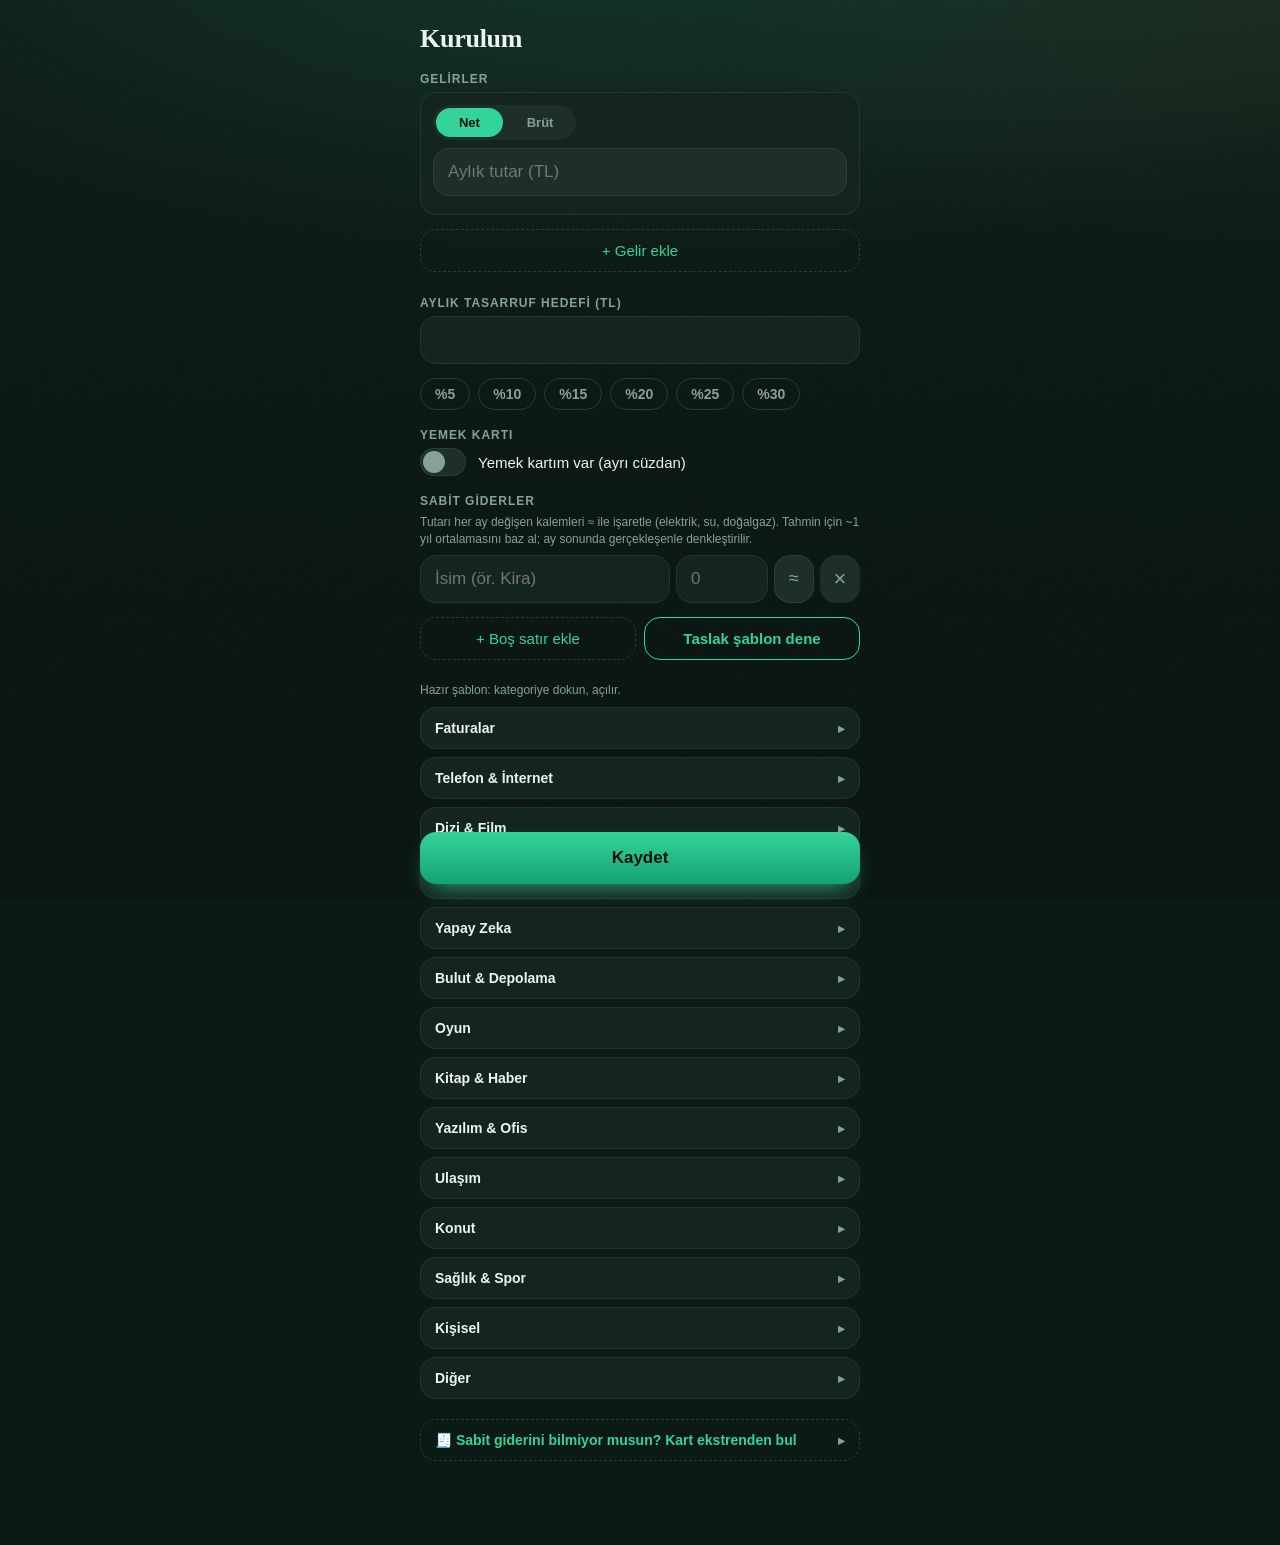
<file: index.html>
<!DOCTYPE html>
<html lang="tr">
<head>
  <meta charset="UTF-8">
  <meta name="viewport" content="width=device-width, initial-scale=1.0, viewport-fit=cover, maximum-scale=1.0, user-scalable=no">
  <title>Günlük Harcama</title>
  <meta name="description" content="Bugün ne kadar harcayabilirim?">
  <link rel="manifest" href="manifest.webmanifest">
  <meta name="theme-color" content="#0c1a15">
  <link rel="preload" href="fonts/fraunces.woff2" as="font" type="font/woff2" crossorigin>
  <!-- iOS standalone -->
  <meta name="apple-mobile-web-app-capable" content="yes">
  <meta name="apple-mobile-web-app-status-bar-style" content="black-translucent">
  <meta name="apple-mobile-web-app-title" content="Harcama">
  <link rel="apple-touch-icon" href="icons/icon-192.png">
  <link rel="stylesheet" href="css/styles.css">
</head>
<body>
  <main id="app">
    <p class="loading">Yükleniyor…</p>
  </main>

  <script src="js/payroll.js"></script>
  <script src="js/budget.js"></script>
  <script src="js/db.js"></script>
  <script src="js/subscriptions.js"></script>
  <script src="js/banks.js"></script>
  <script src="js/stats.js"></script>
  <script src="js/streak.js"></script>
  <script src="js/savings.js"></script>
  <script src="js/app.js"></script>
  <script>
    if ('serviceWorker' in navigator) {
      window.addEventListener('load', () => {
        navigator.serviceWorker.register('service-worker.js')
          .catch(err => console.error('SW kaydı başarısız:', err));
      });
    }
  </script>
</body>
</html>
</file>
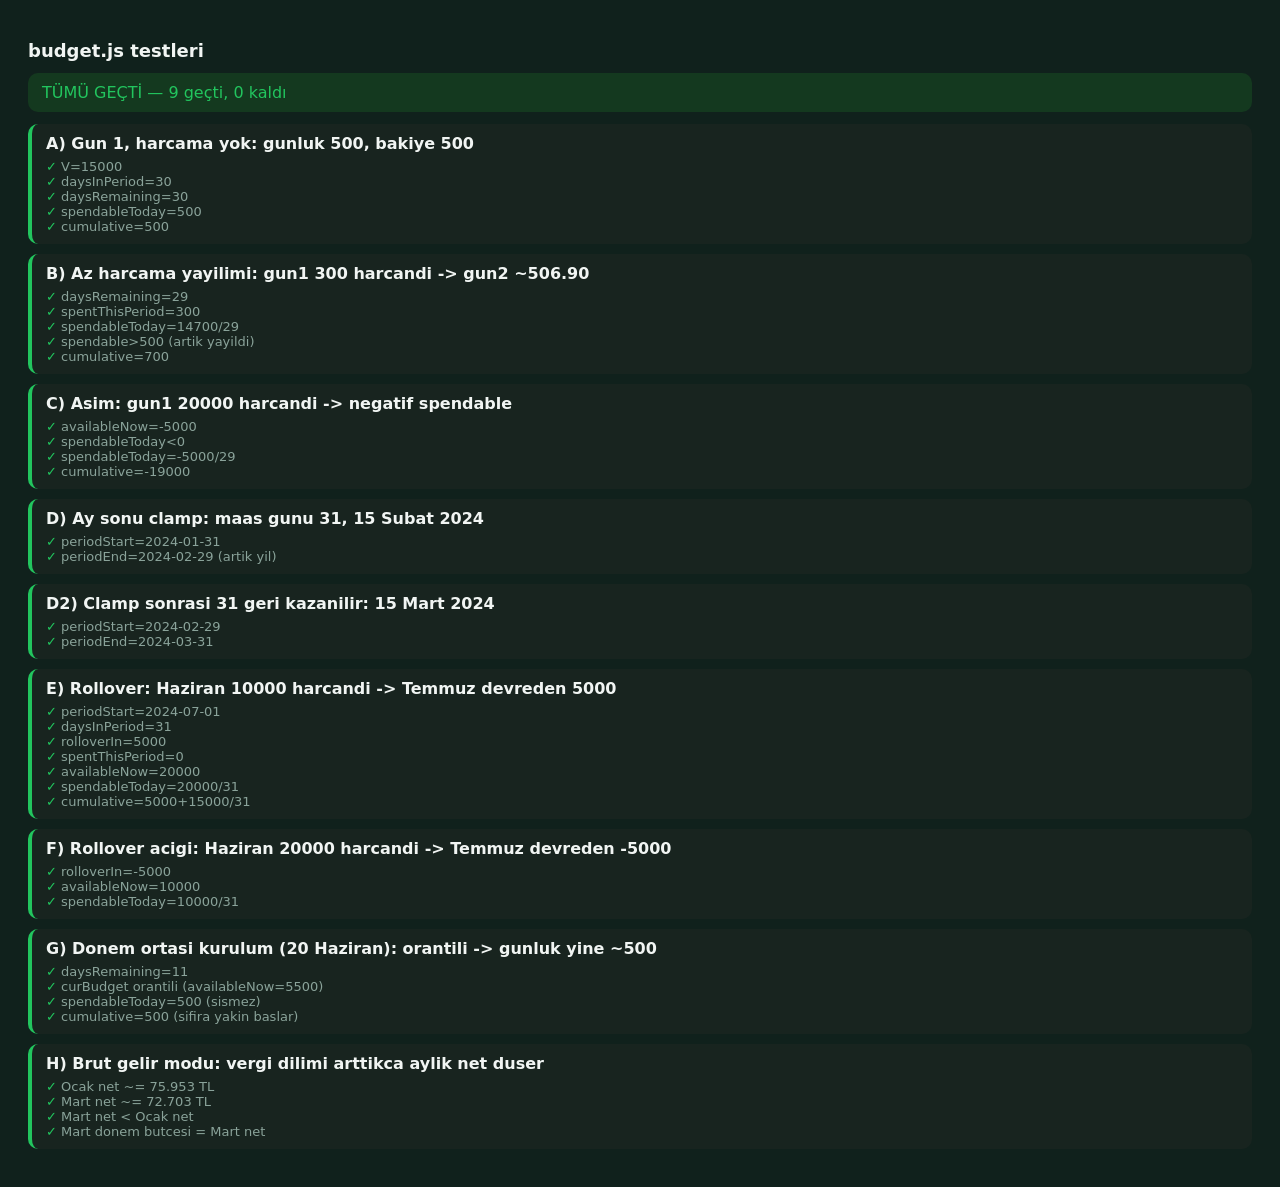
<file: test/budget.test.html>
<!DOCTYPE html>
<html lang="tr">
<head>
  <meta charset="UTF-8">
  <meta name="viewport" content="width=device-width, initial-scale=1.0">
  <title>budget.js testleri</title>
  <style>
    body { font-family: -apple-system, system-ui, sans-serif; background:#10211c; color:#f1f5f3; padding:20px; }
    h1 { font-size:18px; }
    .summary { font-size:16px; margin:12px 0; padding:10px 14px; border-radius:10px; }
    .summary.ok { background:#14391f; color:#22c55e; }
    .summary.bad { background:#3a1414; color:#ef4444; }
    .test { margin:10px 0; padding:10px 14px; border-radius:10px; background:#18241f; }
    .test.ok { border-left:4px solid #22c55e; }
    .test.bad { border-left:4px solid #ef4444; }
    .name { font-weight:600; margin-bottom:6px; }
    .check { font-size:13px; color:#8aa39a; }
    .check.pass::before { content:'✓ '; color:#22c55e; }
    .check.failx::before { content:'✗ '; color:#ef4444; }
  </style>
</head>
<body>
  <h1>budget.js testleri</h1>
  <div id="out"></div>

  <script src="../js/payroll.js"></script>
  <script src="../js/budget.js"></script>
  <script src="budget.tests.js"></script>
  <script>
    const { pass, fail, results } = BudgetTests.runAll(Budget);
    const out = document.getElementById('out');
    const sum = document.createElement('div');
    sum.className = 'summary ' + (fail === 0 ? 'ok' : 'bad');
    sum.textContent = (fail === 0 ? 'TÜMÜ GEÇTİ' : 'BAŞARISIZ') + ` — ${pass} geçti, ${fail} kaldı`;
    out.appendChild(sum);
    for (const r of results) {
      const d = document.createElement('div');
      d.className = 'test ' + (r.ok ? 'ok' : 'bad');
      let html = `<div class="name">${r.name}</div>`;
      for (const [label, ok] of r.checks) {
        html += `<div class="check ${ok ? 'pass' : 'failx'}">${label}</div>`;
      }
      d.innerHTML = html;
      out.appendChild(d);
    }
  </script>
</body>
</html>
</file>
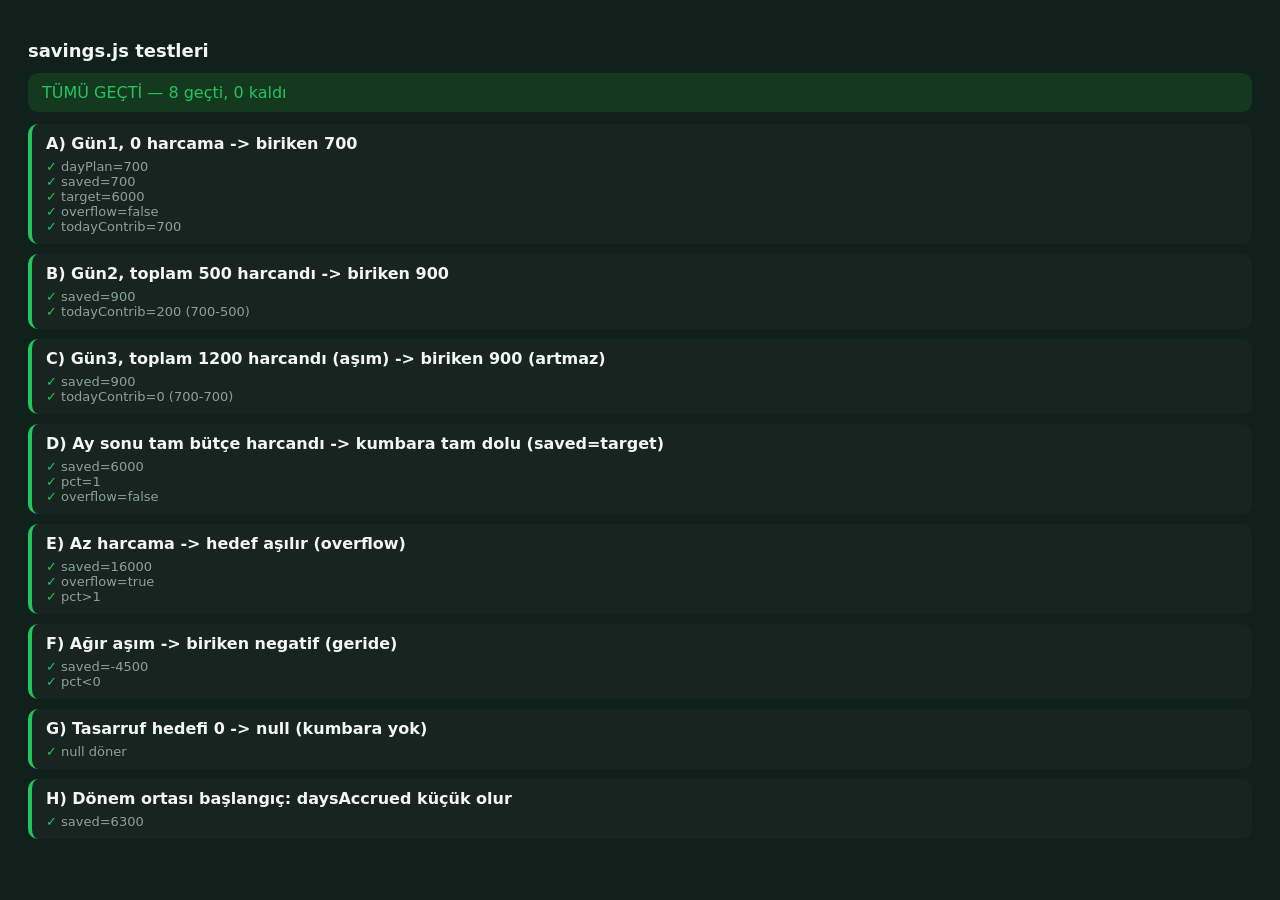
<file: test/savings.test.html>
<!DOCTYPE html>
<html lang="tr">
<head>
  <meta charset="UTF-8">
  <meta name="viewport" content="width=device-width, initial-scale=1.0">
  <title>savings.js testleri</title>
  <style>
    body { font-family: -apple-system, system-ui, sans-serif; background:#10211c; color:#f1f5f3; padding:20px; }
    h1 { font-size:18px; }
    .summary { font-size:16px; margin:12px 0; padding:10px 14px; border-radius:10px; }
    .summary.ok { background:#14391f; color:#22c55e; }
    .summary.bad { background:#3a1414; color:#ef4444; }
    .test { margin:10px 0; padding:10px 14px; border-radius:10px; background:#18241f; }
    .test.ok { border-left:4px solid #22c55e; }
    .test.bad { border-left:4px solid #ef4444; }
    .name { font-weight:600; margin-bottom:6px; }
    .check { font-size:13px; color:#8aa39a; }
    .check.pass::before { content:'✓ '; color:#22c55e; }
    .check.failx::before { content:'✗ '; color:#ef4444; }
  </style>
</head>
<body>
  <h1>savings.js testleri</h1>
  <div id="out"></div>

  <script src="../js/savings.js"></script>
  <script src="savings.tests.js"></script>
  <script>
    const { pass, fail, results } = SavingsTests.runAll(Savings);
    const out = document.getElementById('out');
    const sum = document.createElement('div');
    sum.className = 'summary ' + (fail === 0 ? 'ok' : 'bad');
    sum.textContent = (fail === 0 ? 'TÜMÜ GEÇTİ' : 'BAŞARISIZ') + ` — ${pass} geçti, ${fail} kaldı`;
    out.appendChild(sum);
    for (const r of results) {
      const d = document.createElement('div');
      d.className = 'test ' + (r.ok ? 'ok' : 'bad');
      let html = `<div class="name">${r.name}</div>`;
      for (const [label, ok] of r.checks) {
        html += `<div class="check ${ok ? 'pass' : 'failx'}">${label}</div>`;
      }
      d.innerHTML = html;
      out.appendChild(d);
    }
  </script>
</body>
</html>
</file>
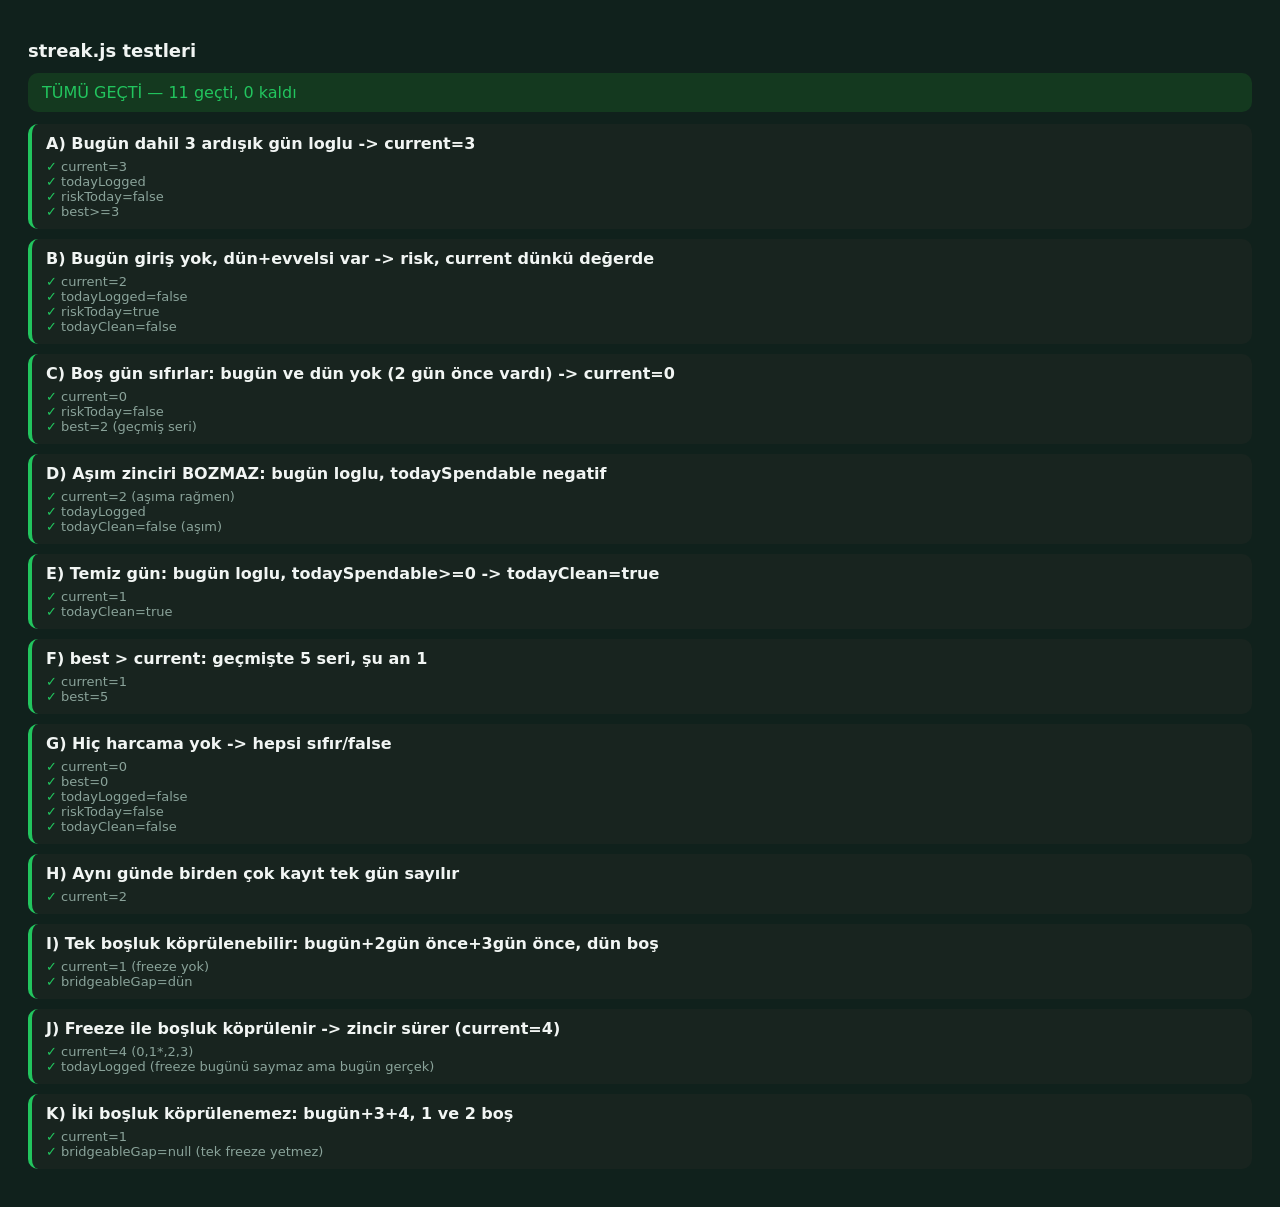
<file: test/streak.test.html>
<!DOCTYPE html>
<html lang="tr">
<head>
  <meta charset="UTF-8">
  <meta name="viewport" content="width=device-width, initial-scale=1.0">
  <title>streak.js testleri</title>
  <style>
    body { font-family: -apple-system, system-ui, sans-serif; background:#10211c; color:#f1f5f3; padding:20px; }
    h1 { font-size:18px; }
    .summary { font-size:16px; margin:12px 0; padding:10px 14px; border-radius:10px; }
    .summary.ok { background:#14391f; color:#22c55e; }
    .summary.bad { background:#3a1414; color:#ef4444; }
    .test { margin:10px 0; padding:10px 14px; border-radius:10px; background:#18241f; }
    .test.ok { border-left:4px solid #22c55e; }
    .test.bad { border-left:4px solid #ef4444; }
    .name { font-weight:600; margin-bottom:6px; }
    .check { font-size:13px; color:#8aa39a; }
    .check.pass::before { content:'✓ '; color:#22c55e; }
    .check.failx::before { content:'✗ '; color:#ef4444; }
  </style>
</head>
<body>
  <h1>streak.js testleri</h1>
  <div id="out"></div>

  <script src="../js/streak.js"></script>
  <script src="streak.tests.js"></script>
  <script>
    const { pass, fail, results } = StreakTests.runAll(Streak);
    const out = document.getElementById('out');
    const sum = document.createElement('div');
    sum.className = 'summary ' + (fail === 0 ? 'ok' : 'bad');
    sum.textContent = (fail === 0 ? 'TÜMÜ GEÇTİ' : 'BAŞARISIZ') + ` — ${pass} geçti, ${fail} kaldı`;
    out.appendChild(sum);
    for (const r of results) {
      const d = document.createElement('div');
      d.className = 'test ' + (r.ok ? 'ok' : 'bad');
      let html = `<div class="name">${r.name}</div>`;
      for (const [label, ok] of r.checks) {
        html += `<div class="check ${ok ? 'pass' : 'failx'}">${label}</div>`;
      }
      d.innerHTML = html;
      out.appendChild(d);
    }
  </script>
</body>
</html>
</file>
<file: css/styles.css>
/* ===========================================================================
   Günlük Harcama — "Sessiz lüks" tema
   Zümrüt + altın, editöryel Fraunces display, katmanlı derinlik, ince grain.
   Tüm renkler token üzerinden; tek tema (koyu).
   =========================================================================== */

@font-face {
  font-family: "Fraunces";
  src: url("../fonts/fraunces.woff2") format("woff2");
  font-weight: 380 640;
  font-style: normal;
  font-display: swap;
}

:root {
  color-scheme: dark;

  /* Zemin & yüzeyler — derin, katmanlı */
  --bg: #0c1a15;
  --bg-2: #081210;
  --surface: #14241e;
  --surface-2: #1d2f28;
  --surface-hi: #243a31;
  --line: rgba(190, 234, 213, 0.09);   /* hairline highlight */
  --line-strong: rgba(190, 234, 213, 0.16);

  /* Aksanlar */
  --accent: #34d399;                    /* zümrüt */
  --accent-deep: #16a274;
  --accent-soft: rgba(52, 211, 153, 0.14);
  --gold: #e6c27a;                       /* fazla/ödül/başarı */
  --gold-soft: rgba(230, 194, 122, 0.16);
  --danger: #f1705a;
  --danger-soft: rgba(241, 112, 90, 0.14);

  --text: #eef4f0;
  --muted: #86a297;
  --ink: #04130d;                        /* aksan üstü koyu yazı */

  --r-lg: 26px;
  --r: 16px;
  --r-sm: 12px;

  --shadow: 0 18px 40px -20px rgba(0, 0, 0, 0.7);
  --shadow-pop: 0 26px 80px -24px rgba(0, 0, 0, 0.6);

  --display: "Fraunces", Georgia, "Times New Roman", serif;
  --sans: -apple-system, BlinkMacSystemFont, "Segoe UI", Roboto, "Helvetica Neue", sans-serif;
}

* { box-sizing: border-box; margin: 0; padding: 0; -webkit-tap-highlight-color: transparent; }

html {
  height: 100%;
}
html, body {
  background: var(--bg);
  color: var(--text);
  font-family: var(--sans);
  -webkit-font-smoothing: antialiased;
  text-rendering: optimizeLegibility;
}

/* Atmosfer: üstte zümrüt parıltı, derinleşen zemin + ince grain dokusu.
   min-height (height değil): içerik uzayınca belge doğal kayar — iOS standalone'da
   height:100% scroll'u kilitliyordu. Kısa içerikte #app yine viewport'u doldurur. */
body {
  min-height: 100%;
  display: flex;
  flex-direction: column;
  padding: env(safe-area-inset-top) env(safe-area-inset-right) env(safe-area-inset-bottom) env(safe-area-inset-left);
  background:
    radial-gradient(130% 70% at 50% -8%, rgba(52, 211, 153, 0.14), transparent 55%),
    radial-gradient(90% 60% at 100% 0%, rgba(230, 194, 122, 0.06), transparent 50%),
    linear-gradient(180deg, var(--bg) 0%, var(--bg-2) 100%);
  background-attachment: fixed;
}
body::before {
  content: "";
  position: fixed;
  inset: 0;
  pointer-events: none;
  z-index: 0;
  opacity: 0.04;
  background-image: url("data:image/svg+xml,%3Csvg xmlns='http://www.w3.org/2000/svg' width='140' height='140'%3E%3Cfilter id='n'%3E%3CfeTurbulence type='fractalNoise' baseFrequency='0.85' numOctaves='2' stitchTiles='stitch'/%3E%3C/filter%3E%3Crect width='100%25' height='100%25' filter='url(%23n)'/%3E%3C/svg%3E");
}

#app {
  position: relative;
  z-index: 1;
  flex: 1;
  display: flex;
  flex-direction: column;
  width: 100%;
  max-width: 480px;
  margin: 0 auto;
  padding: 22px 20px;
  animation: appIn 0.5s cubic-bezier(0.22, 1, 0.36, 1) both;
}
@keyframes appIn { from { opacity: 0; transform: translateY(10px); } to { opacity: 1; transform: none; } }

.loading { margin: auto; color: var(--muted); }

/* Tabular rakamlar — sayılar her yerde hizalı, count-up titremez */
.hero-amount, .draft, .stat-value, .balance strong, .exp-amt,
.jar-pct, .mealcard-right strong, .recon-diff, .inc-preview, .incomeTotal {
  font-variant-numeric: tabular-nums;
  font-feature-settings: "tnum" 1;
}

/* Baslik */
.head {
  display: flex;
  align-items: center;
  justify-content: space-between;
  margin-bottom: 18px;
}
.head h1 {
  font-family: var(--display);
  font-optical-sizing: auto;
  font-size: 26px;
  font-weight: 560;
  letter-spacing: -0.01em;
}
.icon-btn {
  background: var(--surface);
  border: 1px solid var(--line);
  color: var(--text);
  width: 42px; height: 42px;
  border-radius: 50%;
  font-size: 18px;
  cursor: pointer;
  transition: transform 0.15s ease, background 0.15s ease;
}
.icon-btn:active { transform: scale(0.92); background: var(--surface-2); }

/* Form */
.form { display: flex; flex-direction: column; gap: 18px; }
.setup-form { padding-bottom: 4px; }
.setup-save {
  position: sticky;
  bottom: 16px;
  margin-top: 16px;
  box-shadow: var(--shadow-pop);
}
.field { display: flex; flex-direction: column; gap: 6px; }
.field > span {
  font-size: 12px; color: var(--muted); font-weight: 700;
  text-transform: uppercase; letter-spacing: 0.08em;
}
.hint { font-size: 12px; color: var(--muted); line-height: 1.45; }

.income-switch {
  display: grid;
  grid-template-columns: 1fr 1fr;
  gap: 6px;
  background: var(--surface);
  border: 1px solid var(--line);
  border-radius: var(--r);
  padding: 5px;
}
.income-mode {
  background: transparent;
  border: none;
  color: var(--muted);
  border-radius: 12px;
  font-size: 15px;
  font-weight: 700;
  padding: 11px;
  cursor: pointer;
  transition: background 0.18s ease, color 0.18s ease;
}
.income-mode.active { background: var(--accent); color: var(--ink); }

/* Coklu gelir satiri */
.income-row {
  background: var(--surface);
  border: 1px solid var(--line);
  border-radius: var(--r);
  padding: 12px;
  margin-bottom: 8px;
}
.income-head {
  display: flex; align-items: center; justify-content: space-between;
  margin-bottom: 8px;
}
.inc-switch {
  display: inline-grid;
  grid-template-columns: 1fr 1fr;
  gap: 4px;
  background: var(--surface-2);
  border-radius: 999px;
  padding: 3px;
}
.inc-mode {
  background: transparent; border: none;
  color: var(--muted);
  font-size: 13px; font-weight: 700;
  padding: 7px 20px;
  border-radius: 999px;
  cursor: pointer;
  transition: background 0.18s ease, color 0.18s ease;
}
.inc-mode.active { background: var(--accent); color: var(--ink); }
.inc-del {
  background: transparent; border: none;
  color: var(--muted); font-size: 22px; line-height: 1; cursor: pointer;
}
.inc-del:active { color: var(--danger); }
.single-income .inc-del { display: none; }
.inc-amount { background: var(--surface-2); }
.inc-preview { display: block; margin-top: 6px; color: var(--accent); }

input, select {
  background: var(--surface);
  border: 1px solid var(--line);
  color: var(--text);
  font-size: 17px;
  padding: 13px 14px;
  border-radius: var(--r);
  width: 100%;
  -webkit-appearance: none;
  appearance: none;
  transition: border-color 0.18s ease, box-shadow 0.18s ease;
}
input:focus, select:focus {
  outline: none;
  border-color: var(--accent);
  box-shadow: 0 0 0 3px var(--accent-soft);
}

.fixed-row {
  display: grid;
  grid-template-columns: 1fr 92px 40px 40px;
  gap: 6px;
  margin-bottom: 8px;
}
.fx-del {
  background: var(--surface-2);
  border: none; color: var(--muted);
  border-radius: var(--r);
  font-size: 22px; cursor: pointer;
}
.fx-var {
  background: var(--surface-2);
  border: 1px solid var(--line);
  color: var(--muted);
  border-radius: var(--r);
  font-size: 18px; cursor: pointer;
  transition: background 0.18s ease, color 0.18s ease;
}
.fx-var.on { background: var(--gold); border-color: var(--gold); color: var(--ink); }

/* Butonlar */
.btn-primary {
  background: linear-gradient(180deg, var(--accent), var(--accent-deep));
  color: var(--ink);
  border: none;
  font-size: 17px; font-weight: 800;
  padding: 16px;
  border-radius: var(--r);
  cursor: pointer;
  margin-top: 6px;
  box-shadow: 0 10px 26px -12px var(--accent);
  transition: transform 0.14s ease, filter 0.14s ease;
}
.btn-primary:active { transform: translateY(1px) scale(0.99); filter: brightness(0.96); }
.btn-ghost {
  background: transparent;
  border: 1px dashed var(--line-strong);
  color: var(--accent);
  padding: 12px;
  border-radius: var(--r);
  font-size: 15px; cursor: pointer;
  transition: background 0.15s ease, border-color 0.15s ease;
}
.btn-ghost:active { background: var(--accent-soft); }
.btn-ghost-accent { border-style: solid; border-color: var(--accent); font-weight: 600; }
.fixed-actions { display: grid; grid-template-columns: 1fr 1fr; gap: 8px; }

/* Yuzde chip'leri */
.pct-chips { display: flex; flex-wrap: wrap; gap: 8px; margin-top: 8px; }
.pct-chip {
  background: transparent;
  border: 1px solid var(--line-strong);
  color: var(--muted);
  font-size: 14px; font-weight: 600;
  padding: 7px 14px;
  border-radius: 999px;
  cursor: pointer;
  transition: background 0.15s ease, color 0.15s ease, border-color 0.15s ease;
}
.pct-chip:active, .pct-chip.active { background: var(--accent); border-color: var(--accent); color: var(--ink); }

/* Sablon secici */
.presets-wrap { margin-top: 14px; }
.preset-group { margin-top: 8px; }
.preset-toggle {
  width: 100%;
  display: flex; justify-content: space-between; align-items: center;
  background: var(--surface);
  border: 1px solid var(--line);
  color: var(--text);
  font-size: 14px; font-weight: 600;
  padding: 12px 14px;
  border-radius: var(--r);
  cursor: pointer; text-align: left;
}
.preset-toggle:active { opacity: 0.75; }
.preset-chevron { color: var(--muted); font-size: 13px; }
.preset-chips { display: flex; flex-wrap: wrap; gap: 8px; padding: 10px 4px 2px; }
.preset-chips[hidden] { display: none; }
.chip {
  display: inline-flex; align-items: center; gap: 7px;
  background: var(--surface-2);
  border: 1px solid var(--line);
  color: var(--text);
  font-size: 14px;
  padding: 9px 13px;
  border-radius: 999px;
  cursor: pointer; white-space: nowrap;
  transition: background 0.15s ease;
}
.chip small { color: var(--gold); font-size: 12px; font-weight: 700; font-variant-numeric: tabular-nums; }
.chip:active { background: var(--accent); color: var(--ink); }
.chip:active small { color: var(--ink); }

/* Ekstre yardimcisi */
.ekstre-helper { margin-top: 14px; }
.ekstre-toggle {
  width: 100%;
  display: flex; align-items: center; justify-content: space-between; gap: 10px;
  background: transparent;
  border: 1px dashed var(--line-strong);
  color: var(--accent);
  font-size: 14px; font-weight: 600;
  padding: 12px 14px;
  border-radius: var(--r);
  cursor: pointer; text-align: left;
}
.ekstre-chevron { color: var(--muted); font-size: 13px; }
.ekstre-body { padding: 12px 2px 2px; }
.ekstre-step { font-size: 14px; font-weight: 700; color: var(--text); margin: 14px 0 4px; }
.ekstre-body .ekstre-step:first-child { margin-top: 4px; }
.bank-chips { display: flex; flex-wrap: wrap; gap: 8px; margin-top: 8px; }
.bank-chip {
  background: var(--surface-2);
  border: 1px solid var(--line);
  color: var(--text);
  font-size: 13px; padding: 8px 12px;
  border-radius: 999px; cursor: pointer; white-space: nowrap;
}
.bank-chip.active { background: var(--accent); color: var(--ink); font-weight: 700; }
.bank-steps { margin: 10px 0 0; padding-left: 20px; color: var(--text); font-size: 14px; line-height: 1.5; }
.bank-steps li { margin-bottom: 6px; }
.bank-steps .bank-note { list-style: none; margin-left: -20px; margin-top: 8px; color: var(--muted); font-size: 13px; }
.prompt-text {
  background: var(--bg-2);
  border: 1px solid var(--line);
  border-radius: var(--r);
  color: var(--text);
  font-size: 12px; line-height: 1.45;
  padding: 12px 14px; margin: 8px 0;
  max-height: 180px; overflow-y: auto;
  white-space: pre-wrap; word-break: break-word;
  font-family: ui-monospace, "SF Mono", Menlo, monospace;
}

/* Plan / abonelik sheet */
.plan-overlay {
  position: fixed; inset: 0; z-index: 10;
  display: flex; align-items: flex-end; justify-content: center;
  background: rgba(4, 10, 8, 0.66);
  -webkit-backdrop-filter: blur(3px); backdrop-filter: blur(3px);
  padding: 16px;
  animation: fadeIn 0.16s ease;
}
.plan-sheet {
  width: min(100%, 480px);
  background: linear-gradient(180deg, var(--surface), var(--surface-2));
  border: 1px solid var(--line);
  border-radius: 24px;
  padding: 18px;
  box-shadow: var(--shadow-pop);
  animation: slideUp 0.22s cubic-bezier(0.22, 1, 0.36, 1);
}
.plan-head { display: flex; align-items: center; justify-content: space-between; gap: 12px; }
.plan-head strong { font-family: var(--display); font-size: 19px; font-weight: 560; }
.plan-close {
  background: var(--surface-2); border: none; color: var(--muted);
  border-radius: 50%; width: 36px; height: 36px; font-size: 22px; cursor: pointer;
}
.plan-hint { color: var(--muted); font-size: 13px; margin-top: 4px; line-height: 1.45; }
.plan-options { display: grid; gap: 8px; margin: 14px 0 10px; }
.plan-option {
  display: flex; align-items: center; justify-content: space-between; gap: 12px;
  background: var(--surface-2);
  border: 1px solid var(--line);
  color: var(--text);
  border-radius: var(--r);
  padding: 13px 14px; font-size: 15px; cursor: pointer;
  transition: background 0.15s ease;
}
.plan-option strong { color: var(--gold); font-variant-numeric: tabular-nums; }
.plan-option:active { background: var(--accent); color: var(--ink); }
.plan-option:active strong { color: var(--ink); }
.plan-source { display: block; color: var(--muted); font-size: 11px; line-height: 1.35; }

/* ===================== Ana ekran ===================== */
.day-nav {
  display: grid; grid-template-columns: 44px 1fr 44px; gap: 8px;
  align-items: center; margin-bottom: 12px;
}
.day-step {
  background: var(--surface);
  border: 1px solid var(--line);
  color: var(--text);
  border-radius: 50%;
  width: 44px; height: 44px;
  font-size: 26px; line-height: 1; cursor: pointer;
  transition: transform 0.15s ease, background 0.15s ease;
}
.day-step:active { transform: scale(0.92); }
.day-step:disabled { opacity: 0.3; cursor: default; }
.day-picker {
  position: relative;
  display: flex; align-items: center; justify-content: center;
  min-height: 44px;
  background: var(--surface);
  border: 1px solid var(--line);
  border-radius: 999px;
  color: var(--text);
  font-size: 15px; font-weight: 700;
  cursor: pointer; overflow: hidden;
}
.day-picker input { position: absolute; inset: 0; opacity: 0; cursor: pointer; }
.today-link {
  align-self: center;
  background: transparent; border: none;
  color: var(--accent);
  font-size: 14px; font-weight: 700;
  margin: -2px 0 10px; cursor: pointer;
}

/* Kahraman kart */
.hero {
  position: relative;
  overflow: hidden;
  background: linear-gradient(165deg, var(--surface) 0%, #0f1f1a 100%);
  border: 1px solid var(--line);
  border-radius: var(--r-lg);
  padding: 40px 22px 36px;
  text-align: center;
  margin-bottom: 16px;
  box-shadow: var(--shadow), inset 0 1px 0 rgba(255, 255, 255, 0.045);
}
.hero::before {
  content: "";
  position: absolute; inset: 0;
  background: radial-gradient(120% 80% at 50% -15%, var(--accent-soft), transparent 62%);
  pointer-events: none;
}
.hero > * { position: relative; }
.hero-label {
  color: var(--muted); font-size: 12px; margin-bottom: 10px;
  text-transform: uppercase; letter-spacing: 0.16em; font-weight: 700;
}
.hero-amount {
  font-family: var(--display);
  font-optical-sizing: auto;
  font-size: clamp(50px, 15vw, 66px);
  font-weight: 600;
  line-height: 1.0;
  color: var(--accent);
  letter-spacing: -0.02em;
  text-shadow: 0 0 44px color-mix(in srgb, var(--accent) 32%, transparent);
  transition: color 0.45s ease, text-shadow 0.45s ease;
}
/* Display-font tutarlarda ortak "TL" birimi: küçük, baseline hizalı, yumuşak */
.amt-cur {
  font-size: 0.46em;
  font-weight: 560;
  letter-spacing: 0.01em;
  margin-left: 0.14em;
  color: color-mix(in srgb, currentColor 70%, transparent);
}
.hero-amount .amt-cur { font-size: 0.42em; }
.hero.over .hero-amount { color: var(--danger); text-shadow: 0 0 44px color-mix(in srgb, var(--danger) 30%, transparent); }
.hero.history .hero-amount { color: var(--text); text-shadow: none; }
.hero-sub { color: var(--muted); font-size: 13px; margin-top: 12px; }

@keyframes cleanPulse {
  0%   { box-shadow: var(--shadow), 0 0 0 0 color-mix(in srgb, var(--gold) 0%, transparent); }
  40%  { box-shadow: var(--shadow), 0 0 30px 2px color-mix(in srgb, var(--gold) 42%, transparent); }
  100% { box-shadow: var(--shadow), 0 0 0 0 color-mix(in srgb, var(--gold) 0%, transparent); }
}
.hero.clean-pulse { animation: cleanPulse 1.3s ease-out; }

/* Streak */
.streak { text-align: center; font-size: 14px; color: var(--muted); margin: -4px 0 16px; }
.streak.clean { color: var(--gold); font-weight: 600; }
.streak.risk { color: var(--text); }
.streak.tier1 { color: var(--accent); }
.streak.tier2 {
  color: var(--gold); font-weight: 700;
  text-shadow: 0 0 12px color-mix(in srgb, var(--gold) 45%, transparent);
}
.streak-best, .streak-freeze { color: var(--muted); font-size: 12px; }

/* Bakiye / kart satırları */
.balance {
  display: flex; align-items: center; justify-content: space-between;
  background: var(--surface);
  border: 1px solid var(--line);
  border-radius: var(--r);
  padding: 16px 18px;
  font-size: 14px;
  margin-bottom: 2px;
}
.balance + .balance { margin-top: 10px; }
.balance span { color: var(--muted); text-transform: uppercase; letter-spacing: 0.06em; font-size: 12px; font-weight: 700; }
.balance strong { font-size: 19px; font-weight: 700; }
.balance.pos strong { color: var(--accent); }
.balance.neg strong { color: var(--danger); }
.balance.mealcard span:first-child, .balance.instcard span:first-child { color: var(--text); text-transform: none; letter-spacing: 0; font-weight: 600; }
.mealcard-right { display: flex; flex-direction: column; align-items: flex-end; gap: 2px; }
.mealcard-right strong { color: var(--gold); font-size: 17px; }
.mealcard-right small { color: var(--muted); font-size: 12px; }

/* Harcama girisi */
.entry { margin-top: 20px; }
.quick { display: grid; grid-template-columns: repeat(4, 1fr); gap: 8px; margin-bottom: 12px; }
.quick-btn {
  background: var(--surface-2); border: 1px solid var(--line); color: var(--text);
  padding: 14px 0; border-radius: var(--r); font-size: 16px; font-weight: 600; cursor: pointer;
}
.quick-btn:active { background: var(--accent); color: var(--ink); }

.draft {
  text-align: center;
  font-family: var(--display);
  font-optical-sizing: auto;
  font-size: 34px; font-weight: 560;
  padding: 8px 0 12px;
  color: var(--text);
  letter-spacing: -0.01em;
}

.note-input, .date-input {
  font-size: 15px; padding: 11px 14px; margin-bottom: 8px;
  border-radius: var(--r);
  background: var(--surface); border: 1px solid var(--line); color: var(--text); width: 100%;
}
.import-label { display: block; text-align: center; cursor: pointer; }

.numpad { display: grid; grid-template-columns: repeat(3, 1fr); gap: 8px; }
.np {
  background: var(--surface);
  border: 1px solid var(--line);
  color: var(--text);
  font-size: 23px; font-weight: 600;
  padding: 18px 0; border-radius: var(--r); cursor: pointer;
  transition: transform 0.1s ease, background 0.12s ease;
}
.np:active { background: var(--surface-2); transform: scale(0.96); }
.np-back { color: var(--muted); }
.np-add {
  background: linear-gradient(180deg, var(--accent), var(--accent-deep));
  color: var(--ink); font-weight: 800; font-size: 18px; border: none;
  box-shadow: 0 10px 22px -12px var(--accent);
}
.np-add:active { filter: brightness(0.94); transform: scale(0.97); }

/* Liste */
.list { margin-top: 24px; }
.list-title { font-size: 12px; color: var(--muted); margin-bottom: 12px; font-weight: 700; text-transform: uppercase; letter-spacing: 0.08em; }
.empty { color: var(--muted); font-size: 14px; }
.nospend-btn { display: block; width: 100%; margin-top: 10px; }
.exp-zero { color: var(--muted); font-weight: 600; }
.exp-row {
  display: grid; grid-template-columns: 1fr auto 36px; align-items: center; gap: 10px;
  background: var(--surface);
  border: 1px solid var(--line);
  border-radius: var(--r-sm);
  padding: 13px 14px; margin-bottom: 8px;
  cursor: pointer;
  transition: border-color 0.15s ease;
}
.exp-row:active { border-color: var(--line-strong); }
.exp-amt { font-weight: 700; font-size: 16px; }
.exp-meta { display: flex; flex-direction: column; align-items: flex-end; gap: 2px; }
.exp-note { color: var(--text); font-size: 13px; }
.exp-time { color: var(--muted); font-size: 13px; }
.exp-del { background: transparent; border: none; color: var(--muted); font-size: 22px; cursor: pointer; line-height: 1; }
.exp-del:active { color: var(--danger); }
.exp-badge { font-size: 13px; }

.exp-row.editing { display: flex; flex-direction: column; gap: 8px; cursor: default; }
.exp-row.editing input { font-size: 15px; padding: 10px 12px; }
.edit-btns { display: flex; gap: 8px; }
.edit-save {
  flex: 1; background: var(--accent); color: var(--ink); border: none; border-radius: var(--r);
  font-size: 15px; font-weight: 700; padding: 12px; cursor: pointer;
}
.edit-cancel {
  flex: 1; background: transparent; border: 1px solid var(--line-strong); color: var(--muted);
  border-radius: var(--r); font-size: 15px; padding: 12px; cursor: pointer;
}

/* Bottom sheet (ayarlar / eff / inst / recon) */
.sheet-overlay {
  position: fixed; inset: 0;
  background: rgba(4, 10, 8, 0.6);
  -webkit-backdrop-filter: blur(3px); backdrop-filter: blur(3px);
  display: flex; align-items: flex-end; justify-content: center;
  z-index: 100; animation: fadeIn 0.16s ease;
}
@keyframes fadeIn { from { opacity: 0; } to { opacity: 1; } }
.sheet {
  background: linear-gradient(180deg, var(--surface), var(--surface-2));
  border: 1px solid var(--line); border-bottom: none;
  border-radius: 26px 26px 0 0;
  padding: 12px 0 calc(env(safe-area-inset-bottom) + 20px);
  width: 100%; max-width: 480px;
  box-shadow: var(--shadow-pop);
  animation: slideUp 0.24s cubic-bezier(0.22, 1, 0.36, 1);
}
@keyframes slideUp { from { transform: translateY(100%); } to { transform: translateY(0); } }
.sheet-handle { width: 42px; height: 4px; background: var(--line-strong); border-radius: 2px; margin: 0 auto 16px; }
.sheet-item {
  display: flex; align-items: center; gap: 14px; width: 100%; padding: 17px 24px;
  background: transparent; border: none; color: var(--text); font-size: 17px; cursor: pointer; text-align: left;
}
.sheet-item:active { background: var(--surface-hi); }
.sheet-icon { font-size: 20px; width: 28px; text-align: center; }

.eff-sheet { padding: 4px 20px 8px; display: flex; flex-direction: column; gap: 10px; }
.eff-sheet strong { font-family: var(--display); font-size: 18px; font-weight: 560; }
.eff-sheet input[type="month"] { width: 100%; }
.entry-date { color: var(--muted); font-size: 13px; text-align: center; margin: 0 0 10px; }

/* ===================== İstatistik ===================== */
.head-actions { display: flex; gap: 8px; }
.head-spacer { width: 42px; }
.stat-periods { display: flex; flex-wrap: wrap; gap: 8px; margin-bottom: 16px; }
.stat-period {
  background: var(--surface);
  border: 1px solid var(--line);
  color: var(--muted);
  font-size: 13px; font-weight: 600;
  padding: 8px 14px; border-radius: 999px; cursor: pointer;
  transition: background 0.15s ease, color 0.15s ease, border-color 0.15s ease;
}
.stat-period.active { background: var(--accent); border-color: var(--accent); color: var(--ink); }

.stat-cards { display: grid; grid-template-columns: 1fr 1fr; gap: 10px; margin-bottom: 14px; }
.stat-card {
  background: var(--surface);
  border: 1px solid var(--line);
  border-radius: var(--r);
  padding: 15px 16px;
  display: flex; flex-direction: column; gap: 4px;
}
.stat-label { color: var(--muted); font-size: 12px; text-transform: uppercase; letter-spacing: 0.06em; font-weight: 700; }
.stat-value { font-family: var(--display); font-optical-sizing: auto; font-size: 24px; font-weight: 560; letter-spacing: -0.01em; }
.stat-sub { color: var(--muted); font-size: 12px; }

.stat-compare {
  display: flex; align-items: center; flex-wrap: wrap; gap: 8px;
  background: var(--surface);
  border: 1px solid var(--line);
  border-radius: var(--r);
  padding: 12px 16px; margin-bottom: 18px; font-size: 14px; font-weight: 700;
}
.cmp-up { color: var(--danger); }
.cmp-down { color: var(--accent); }
.cmp-flat { color: var(--muted); }
.cmp-muted { color: var(--muted); font-weight: 400; font-size: 13px; }

.chart-wrap { margin-top: 4px; }
.chart { display: flex; align-items: flex-end; gap: 6px; height: 168px; padding: 8px 0; }
.chart.chart-dense { gap: 2px; }
.chart-bar {
  flex: 1; min-height: 0;
  background: linear-gradient(180deg, var(--accent), var(--accent-deep));
  border-radius: 5px 5px 0 0;
  transition: height 0.25s cubic-bezier(0.22, 1, 0.36, 1);
}
.chart-dense .chart-bar { border-radius: 2px 2px 0 0; }
.chart-axis { display: flex; justify-content: space-between; color: var(--muted); font-size: 12px; margin-top: 4px; }

/* ===================== Alt tab bar (cam) ===================== */
body.has-tabbar #app { padding-bottom: 88px; }
.tabbar {
  position: fixed; bottom: 0; left: 0; right: 0; z-index: 50;
  display: flex; width: 100%; max-width: 480px; margin: 0 auto;
  background: color-mix(in srgb, var(--surface) 82%, transparent);
  -webkit-backdrop-filter: blur(20px) saturate(1.3); backdrop-filter: blur(20px) saturate(1.3);
  border-top: 1px solid var(--line);
  padding: 8px 0 calc(env(safe-area-inset-bottom) + 8px);
}
.tab {
  position: relative;
  flex: 1; display: flex; flex-direction: column; align-items: center; gap: 3px;
  background: transparent; border: none; color: var(--muted);
  font-size: 11px; font-weight: 600; padding: 6px 0; cursor: pointer;
  transition: color 0.18s ease;
}
.tab-icon { font-size: 21px; filter: grayscale(1) opacity(0.65); transition: filter 0.18s ease, transform 0.18s ease; }
.tab.active { color: var(--accent); }
.tab.active .tab-icon { filter: none; transform: translateY(-1px); }
.tab.active::before {
  content: ""; position: absolute; top: 0; width: 26px; height: 3px;
  border-radius: 0 0 3px 3px; background: var(--accent);
}

/* ===================== Kumbara ===================== */
.piggy { display: flex; flex-direction: column; align-items: center; text-align: center; }
.piggy-wrap { margin: 22px 0 10px; }
.jar {
  position: relative;
  width: 132px; height: 184px;
  border: 2px solid var(--line-strong);
  border-radius: 18px 18px 26px 26px;
  background: var(--bg-2);
  overflow: hidden;
  box-shadow: inset 0 2px 10px rgba(0, 0, 0, 0.5);
}
.jar-fill {
  position: absolute; left: 0; right: 0; bottom: 0;
  background: linear-gradient(180deg, var(--accent), var(--accent-deep));
  box-shadow: 0 -4px 18px color-mix(in srgb, var(--accent) 40%, transparent);
  transition: height 0.6s cubic-bezier(0.22, 1, 0.36, 1);
}
.jar-pct {
  position: absolute; inset: 0; display: flex; align-items: center; justify-content: center;
  font-family: var(--display); font-size: 30px; font-weight: 600; color: var(--text);
  mix-blend-mode: difference;
}
.piggy-wrap.overflow .jar { border-color: var(--gold); box-shadow: 0 0 26px color-mix(in srgb, var(--gold) 45%, transparent), inset 0 2px 10px rgba(0,0,0,0.5); }
.piggy-wrap.overflow .jar-fill { background: linear-gradient(180deg, var(--gold), #c79f53); box-shadow: 0 -4px 18px color-mix(in srgb, var(--gold) 45%, transparent); }
.piggy-main { font-size: 17px; margin-top: 8px; }
.piggy-main strong { color: var(--accent); font-variant-numeric: tabular-nums; }
.piggy-over { color: var(--gold); font-size: 14px; font-weight: 700; margin-top: 4px; }
.piggy-today { color: var(--muted); font-size: 13px; margin-top: 4px; }
.piggy-cumulative { color: var(--muted); font-size: 13px; margin-top: 14px; }
.piggy-wrap.behind .jar-fill { background: var(--surface-2); box-shadow: none; }
.piggy-empty { display: flex; flex-direction: column; align-items: center; gap: 14px; margin-top: 60px; color: var(--muted); }
.piggy-empty-icon { font-size: 56px; }
.piggy-empty p { font-size: 15px; max-width: 280px; line-height: 1.5; }
.piggy-empty .btn-primary { margin-top: 6px; }

/* Yemek kartı */
.meal-toggle { display: flex; align-items: center; gap: 12px; font-size: 15px; color: var(--text); cursor: pointer; }
.meal-fields { display: flex; flex-direction: column; gap: 8px; margin-top: 12px; }
.meal-fields[hidden] { display: none; }
.mealcard-row { display: grid; grid-template-columns: 1fr 1fr 40px; gap: 6px; }
.mc-del { background: var(--surface-2); border: none; color: var(--muted); border-radius: var(--r); font-size: 22px; cursor: pointer; }

/* Özel switch (native checkbox yerine) */
.switch { position: relative; display: inline-block; width: 46px; height: 28px; flex: none; }
.switch input {
  position: absolute; inset: 0; width: 100%; height: 100%; margin: 0; padding: 0;
  border: none; opacity: 0; cursor: pointer;
  -webkit-appearance: none; appearance: none;
}
.switch-track {
  position: absolute; inset: 0; pointer-events: none;
  background: var(--surface-2); border: 1px solid var(--line); border-radius: 999px;
  transition: background 0.2s ease, border-color 0.2s ease;
}
.switch-thumb {
  position: absolute; top: 3px; left: 3px; width: 22px; height: 22px; pointer-events: none;
  background: var(--muted); border-radius: 50%;
  transition: transform 0.2s ease, background 0.2s ease;
}
.switch input:checked ~ .switch-track { background: var(--accent); border-color: var(--accent); }
.switch input:checked ~ .switch-thumb { transform: translateX(18px); background: var(--ink); }

/* Kategori chip'leri (giriş + düzenleme) */
.cat-chips {
  display: flex; gap: 6px; overflow-x: auto;
  padding: 2px 0 8px; margin-bottom: 4px;
  -webkit-overflow-scrolling: touch; scrollbar-width: none;
}
.cat-chips::-webkit-scrollbar { display: none; }
.cat-chip {
  flex: none; background: var(--surface-2); border: none; color: var(--text);
  font-size: 13px; padding: 8px 12px; border-radius: 999px; cursor: pointer; white-space: nowrap;
}
.cat-chip.active { background: var(--accent); color: var(--ink); font-weight: 600; }

/* İstatistik: kategoriye göre dağılım */
.cat-wrap { margin-top: 22px; }
.cat-row {
  position: relative; overflow: hidden;
  display: flex; justify-content: space-between; align-items: center;
  padding: 11px 14px; margin-bottom: 6px; border-radius: 12px; background: var(--surface);
}
.cat-row::before {
  content: ''; position: absolute; left: 0; top: 0; bottom: 0; width: var(--p, 0%);
  background: color-mix(in srgb, var(--accent) 16%, transparent);
}
.cat-row-name, .cat-row-amt { position: relative; z-index: 1; font-size: 14px; }
.cat-row-amt { font-weight: 700; }
.src-switch {
  display: grid; grid-template-columns: 1fr 1fr; gap: 6px;
  background: var(--surface-2); border-radius: 999px; padding: 4px; margin-bottom: 8px;
}
.src { background: transparent; border: none; color: var(--muted); font-size: 14px; font-weight: 600; padding: 9px; border-radius: 999px; cursor: pointer; transition: background 0.15s ease, color 0.15s ease; }
.src.active { background: var(--accent); color: var(--ink); }

/* Taksit */
.taksit-btn { width: 100%; margin-top: 8px; }
.inst-sheet { padding: 4px 20px 8px; display: flex; flex-direction: column; gap: 10px; }
.inst-sheet strong { font-family: var(--display); font-size: 18px; font-weight: 560; }
.inst-quick { display: flex; gap: 8px; }
.inst-chip { flex: 1; background: var(--surface-2); border: 1px solid var(--line); color: var(--text); font-size: 15px; font-weight: 600; padding: 10px 0; border-radius: var(--r); cursor: pointer; }
.inst-chip:active { background: var(--accent); color: var(--ink); }
.inst-preview { color: var(--gold); font-size: 14px; font-weight: 600; min-height: 18px; }

/* Denkleştirme */
.recon-banner {
  width: 100%;
  background: linear-gradient(180deg, var(--gold-soft), transparent);
  border: 1px solid var(--gold);
  color: var(--gold);
  font-size: 14px; font-weight: 600;
  padding: 13px 14px; border-radius: var(--r); margin-bottom: 16px;
  cursor: pointer; text-align: left;
}
.recon-sheet { padding: 4px 20px 8px; display: flex; flex-direction: column; gap: 10px; }
.recon-sheet strong { font-family: var(--display); font-size: 18px; font-weight: 560; }
.recon-rows { display: flex; flex-direction: column; gap: 8px; }
.recon-row { display: grid; grid-template-columns: 1fr 120px; gap: 8px; align-items: center; }
.recon-row span { font-size: 15px; }
.recon-diff { font-size: 14px; font-weight: 700; color: var(--text); }

@media (prefers-reduced-motion: reduce) {
  #app, .sheet, .plan-sheet, .plan-overlay, .sheet-overlay { animation: none; }
  .hero.clean-pulse { animation: none; }
  .hero-amount, .jar-fill, .chart-bar, .np, .icon-btn, .day-step { transition: none; }
}
</file>
